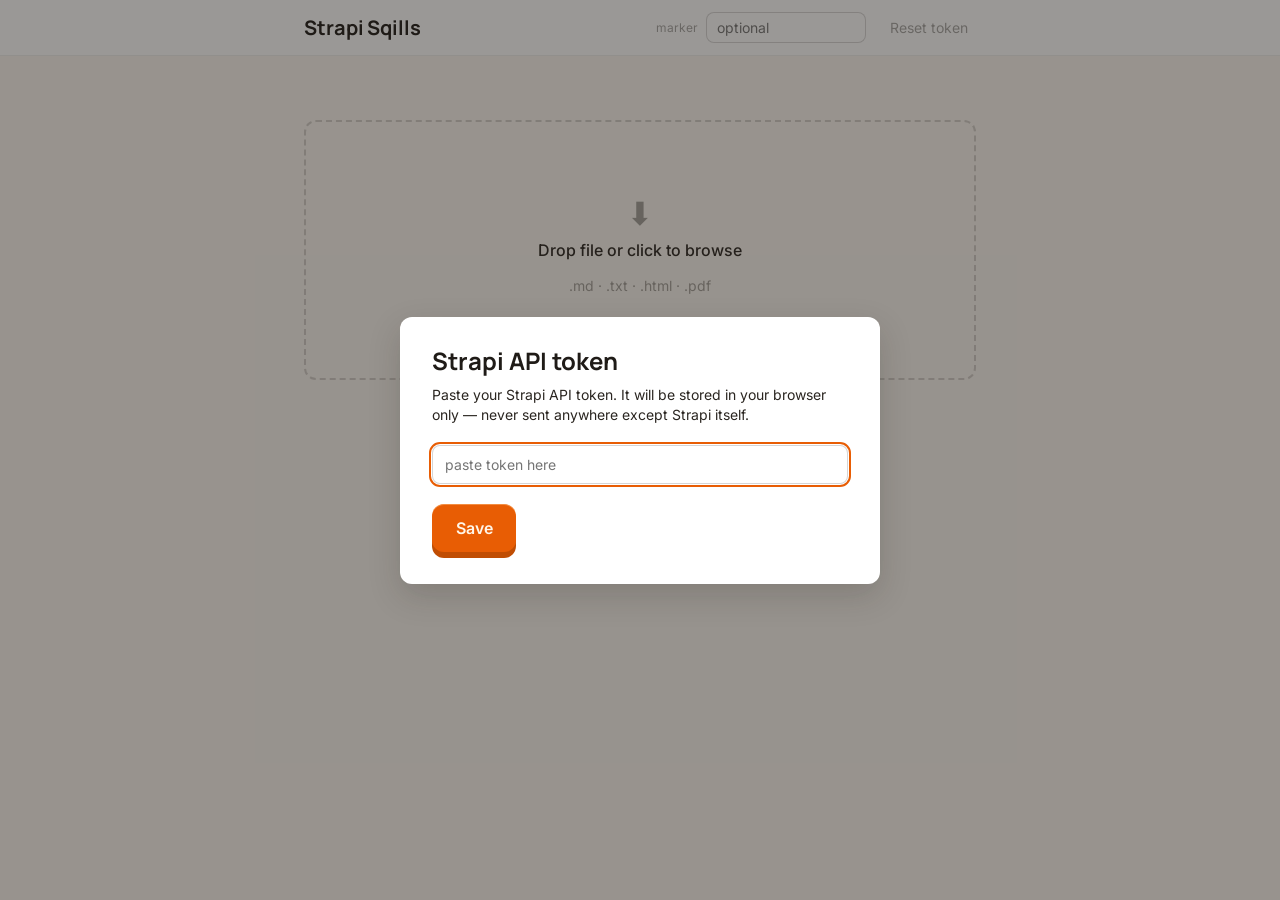
<file: index.html>
<!DOCTYPE html>
<html lang="en">
<head>
  <meta charset="UTF-8">
  <meta name="viewport" content="width=device-width, initial-scale=1.0">
  <title>Strapi Sqills</title>
  <link rel="preconnect" href="https://fonts.googleapis.com">
  <link rel="preconnect" href="https://fonts.gstatic.com" crossorigin>
  <link href="https://fonts.googleapis.com/css2?family=Manrope:wght@600;700;800&family=Inter:wght@400;500;600&display=swap" rel="stylesheet">
  <link rel="stylesheet" href="styles.css">
</head>
<body>
  <header class="topbar">
    <div class="topbar__inner">
      <span class="topbar__title">Strapi Sqills</span>
      <div class="topbar__controls">
        <label class="marker-field">
          <span class="marker-field__label">marker</span>
          <input type="text" id="marker" class="marker-field__input" placeholder="optional" />
        </label>
        <button type="button" id="reset-token" class="ghost-link">Reset token</button>
      </div>
    </div>
  </header>

  <main class="page">
    <div id="dropzone" class="dropzone">
      <input type="file" id="file-input" class="dropzone__input" accept=".md,.txt,.html,.pdf" hidden />
      <label for="file-input" class="dropzone__label">
        <span class="dropzone__icon">⬇</span>
        <span class="dropzone__primary">Drop file or click to browse</span>
        <span class="dropzone__secondary">.md · .txt · .html · .pdf</span>
      </label>
    </div>
    <section id="parse-summary" class="parse-summary" hidden></section>
    <button type="button" id="send-btn" class="btn-primary btn-primary--inactive" disabled>
      <span id="send-icon" class="send-icon" hidden>✦</span>
      <span id="send-label">Send to Strapi</span>
      <span id="send-spinner" class="send-spinner" hidden></span>
    </button>
    <section id="result-panel" class="result-panel" hidden></section>
  </main>

<div id="token-modal" class="modal" hidden>
  <div class="modal__backdrop"></div>
  <div class="modal__panel" role="dialog" aria-labelledby="token-modal-title">
    <h2 id="token-modal-title" class="modal__title">Strapi API token</h2>
    <p class="modal__body">Paste your Strapi API token. It will be stored in your browser only — never sent anywhere except Strapi itself.</p>
    <input type="password" id="token-input" class="modal__input" autocomplete="off" placeholder="paste token here" />
    <p class="modal__error" id="token-error" hidden>Please paste a token.</p>
    <button type="button" id="token-save" class="btn-primary">Save</button>
  </div>
</div>

<script type="module" src="js/main.js"></script>
</body>
</html>
</file>
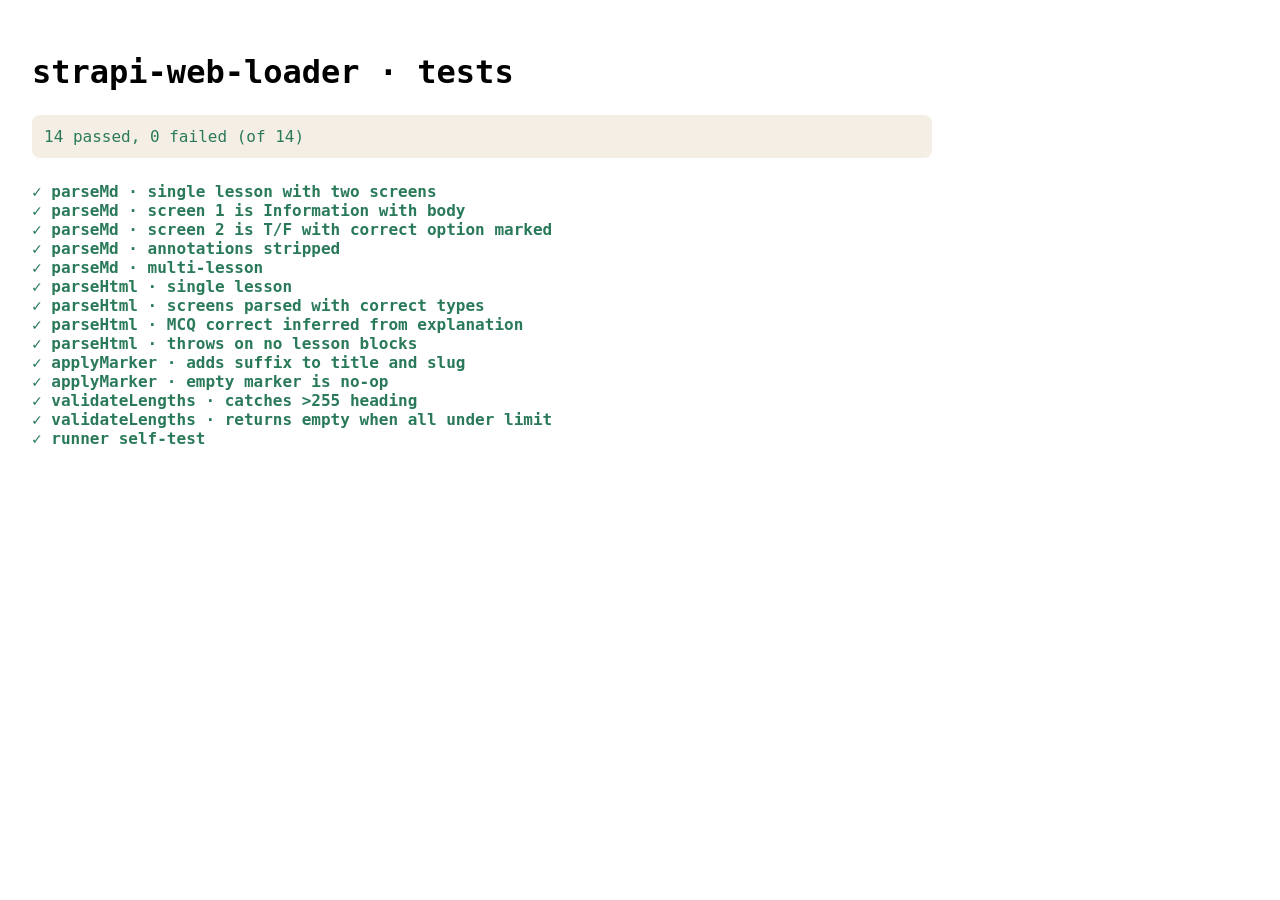
<file: tests/index.html>
<!DOCTYPE html>
<html lang="en">
<head>
  <meta charset="UTF-8">
  <title>strapi-web-loader · tests</title>
  <style>
    body { font-family: ui-monospace, monospace; padding: 24px; max-width: 900px; }
    .ok { color: #2A7A5A; }
    .fail { color: #B82323; }
    .summary { margin: 24px 0; padding: 12px; background: #F4EEE5; border-radius: 8px; }
    pre { background: #1F1B17; color: #FAF6F0; padding: 12px; border-radius: 8px; overflow: auto; }
  </style>
</head>
<body>
  <h1>strapi-web-loader · tests</h1>
  <div id="summary" class="summary">running…</div>
  <div id="results"></div>
  <script type="module" src="tests.js"></script>
</body>
</html>
</file>
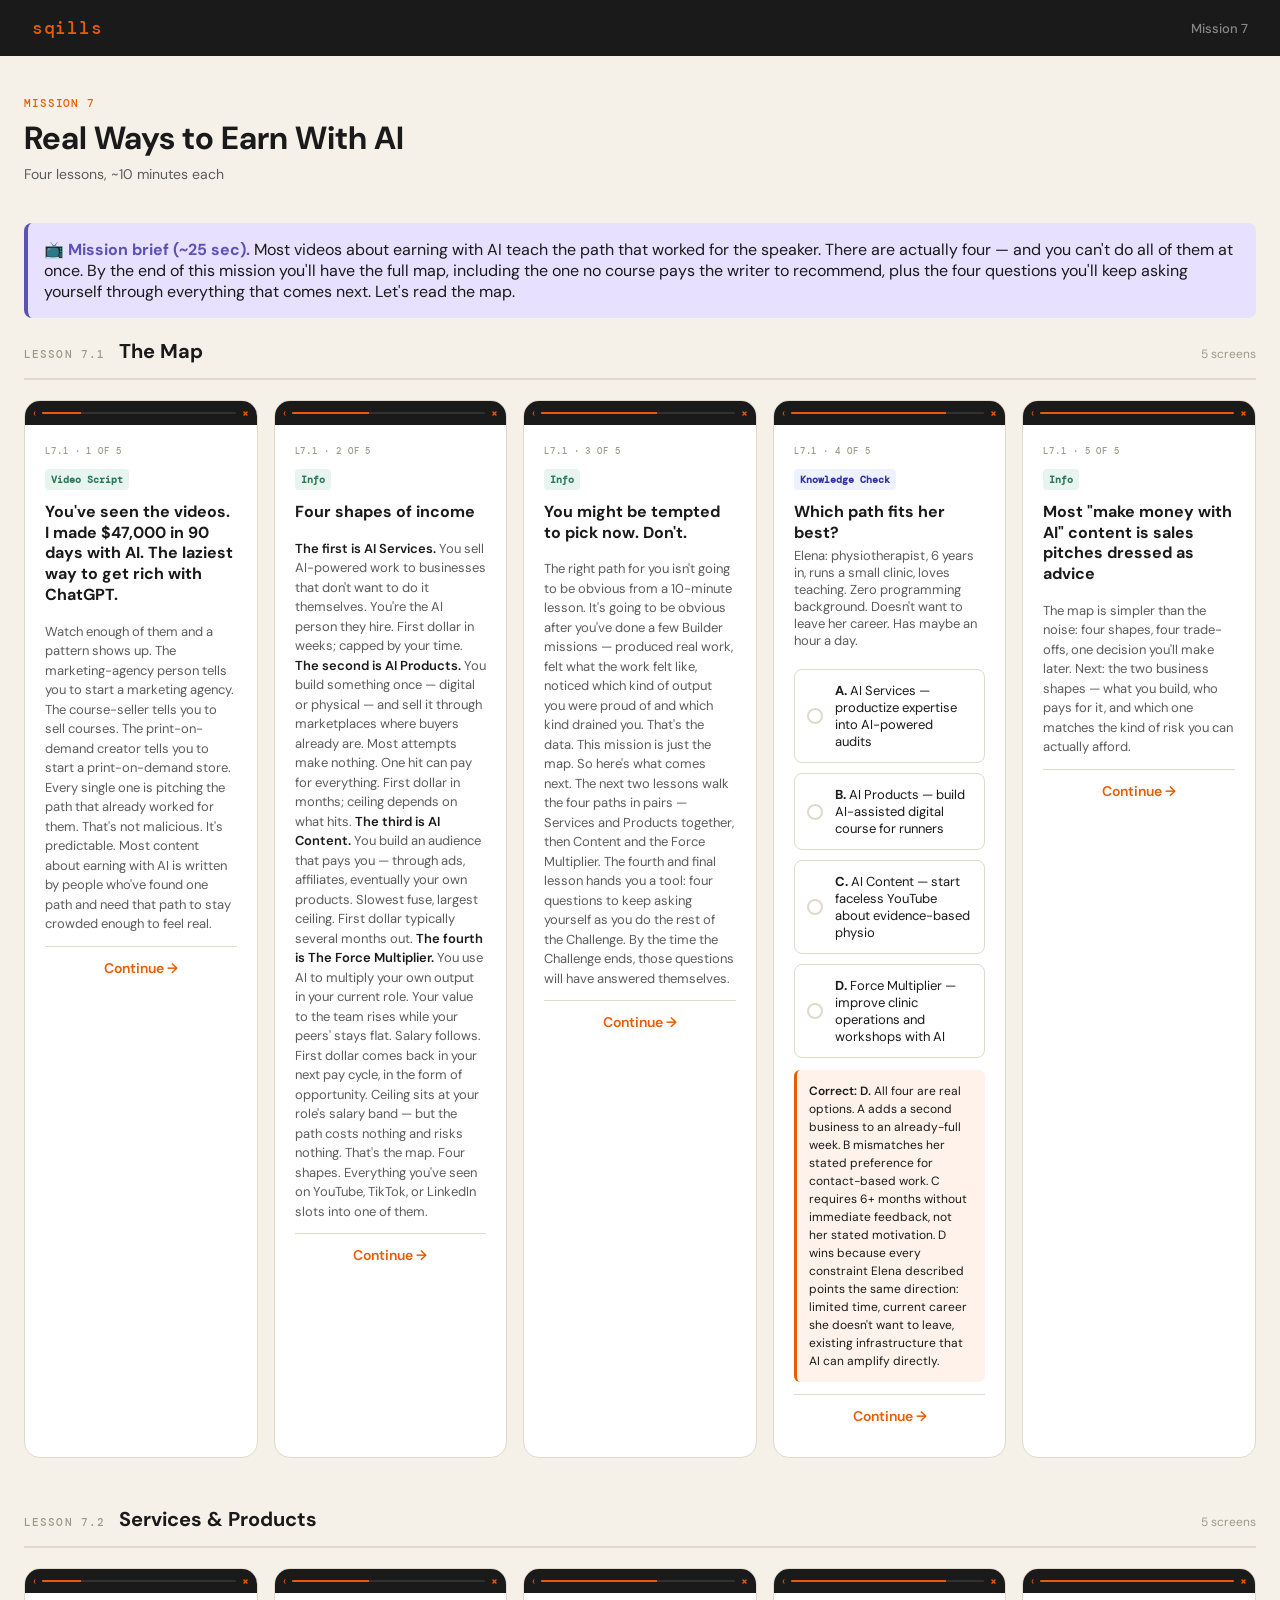
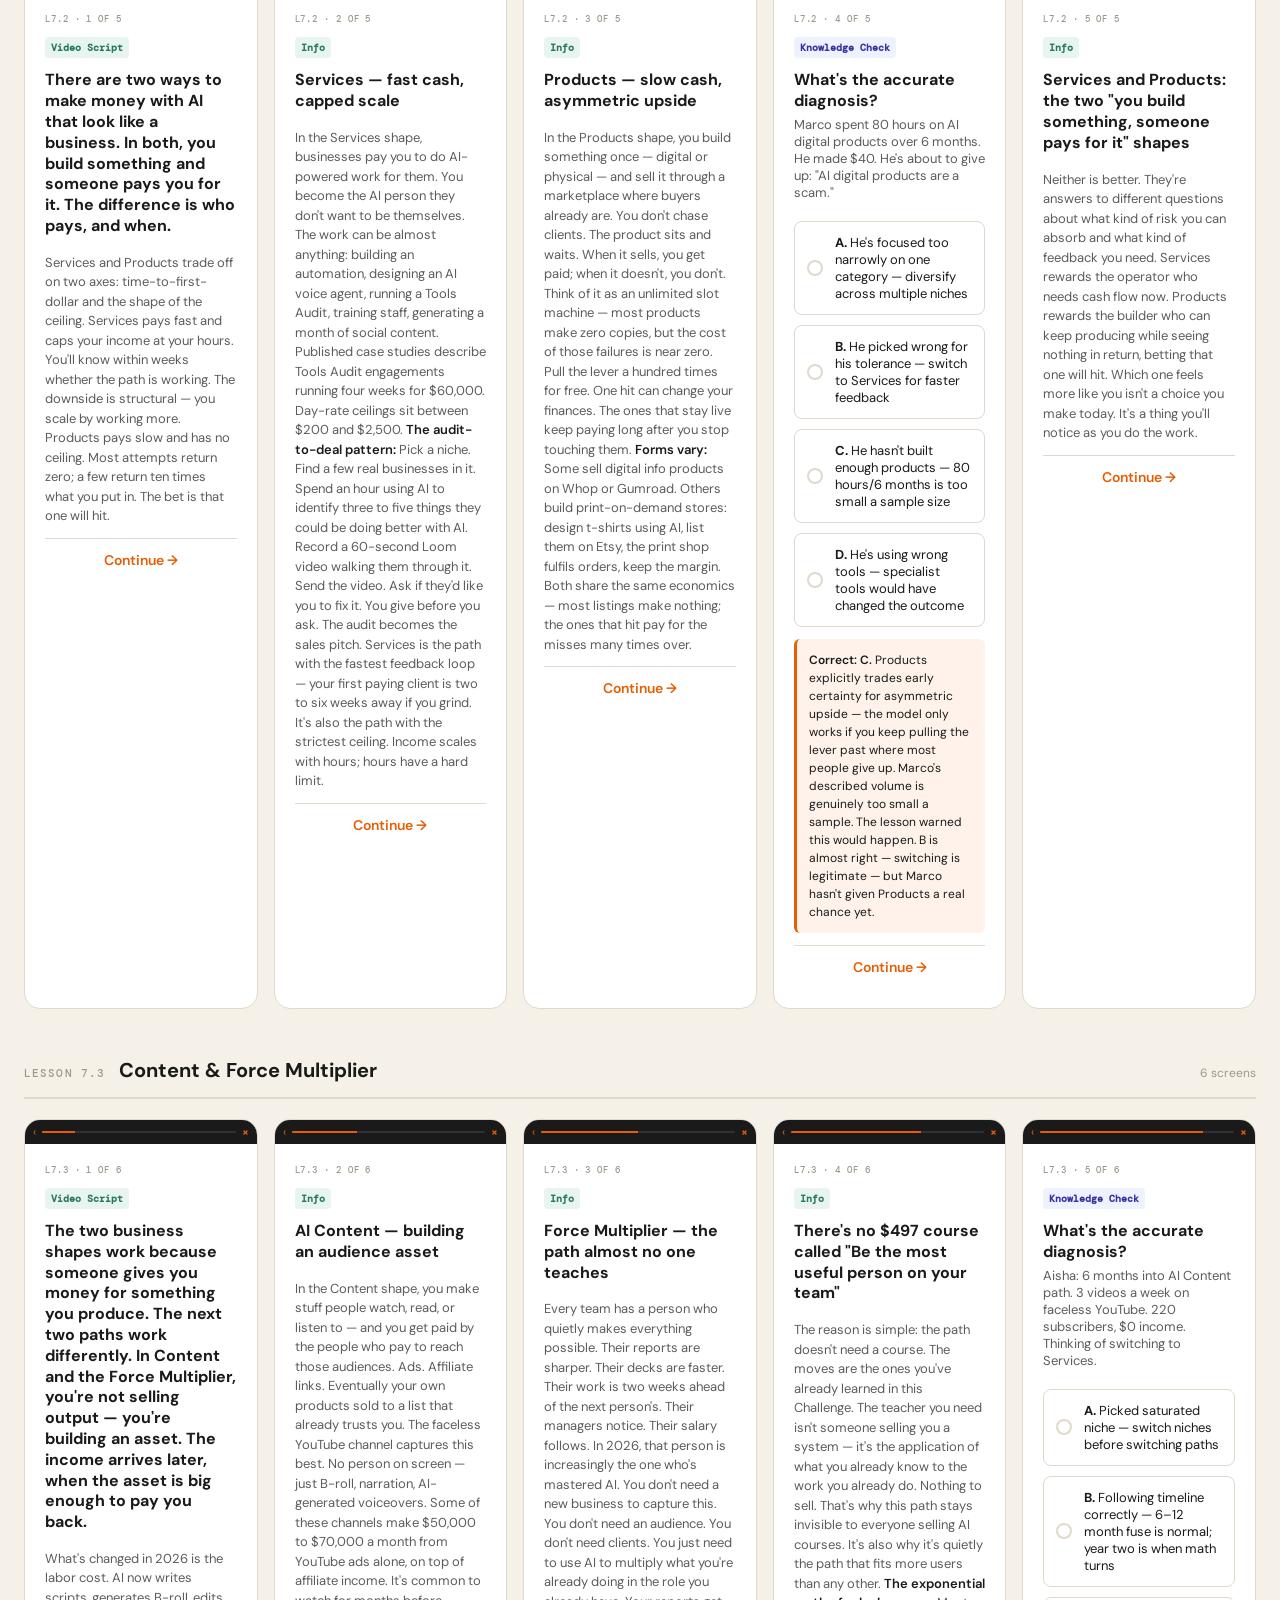
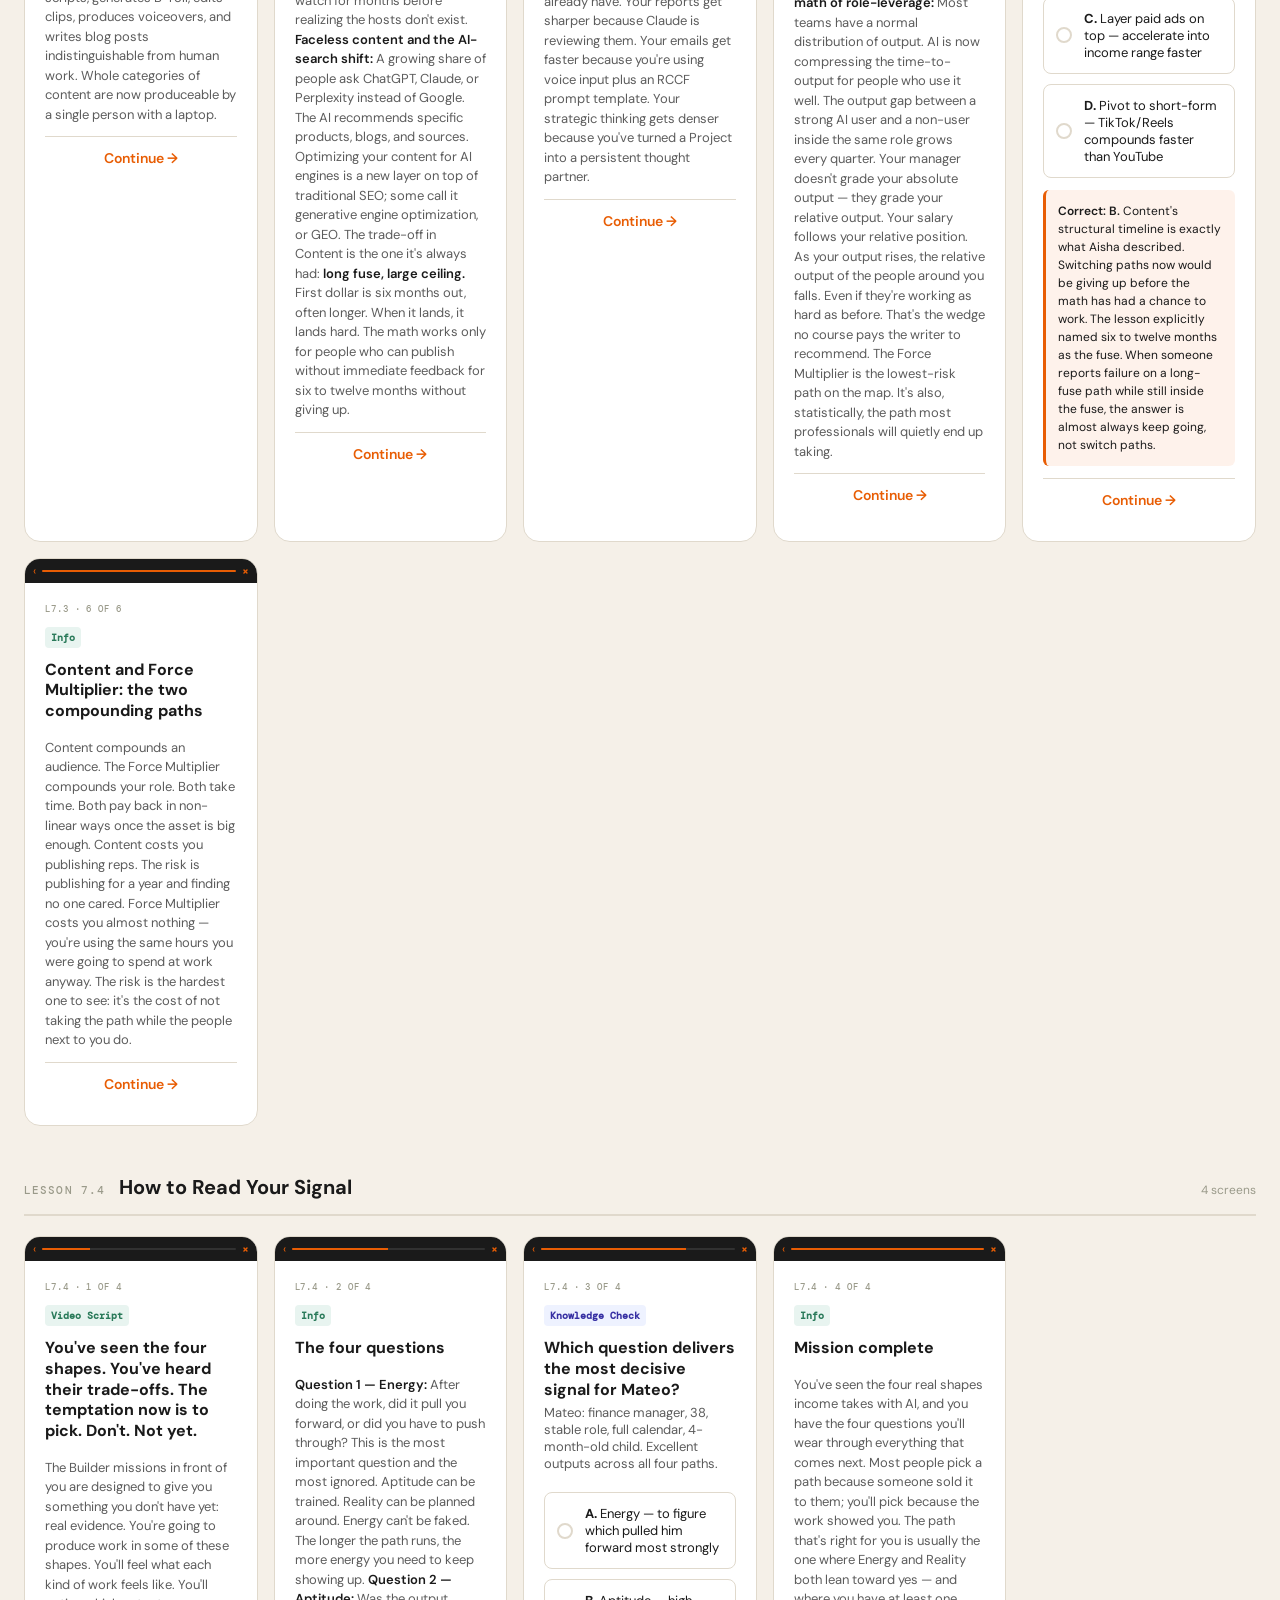
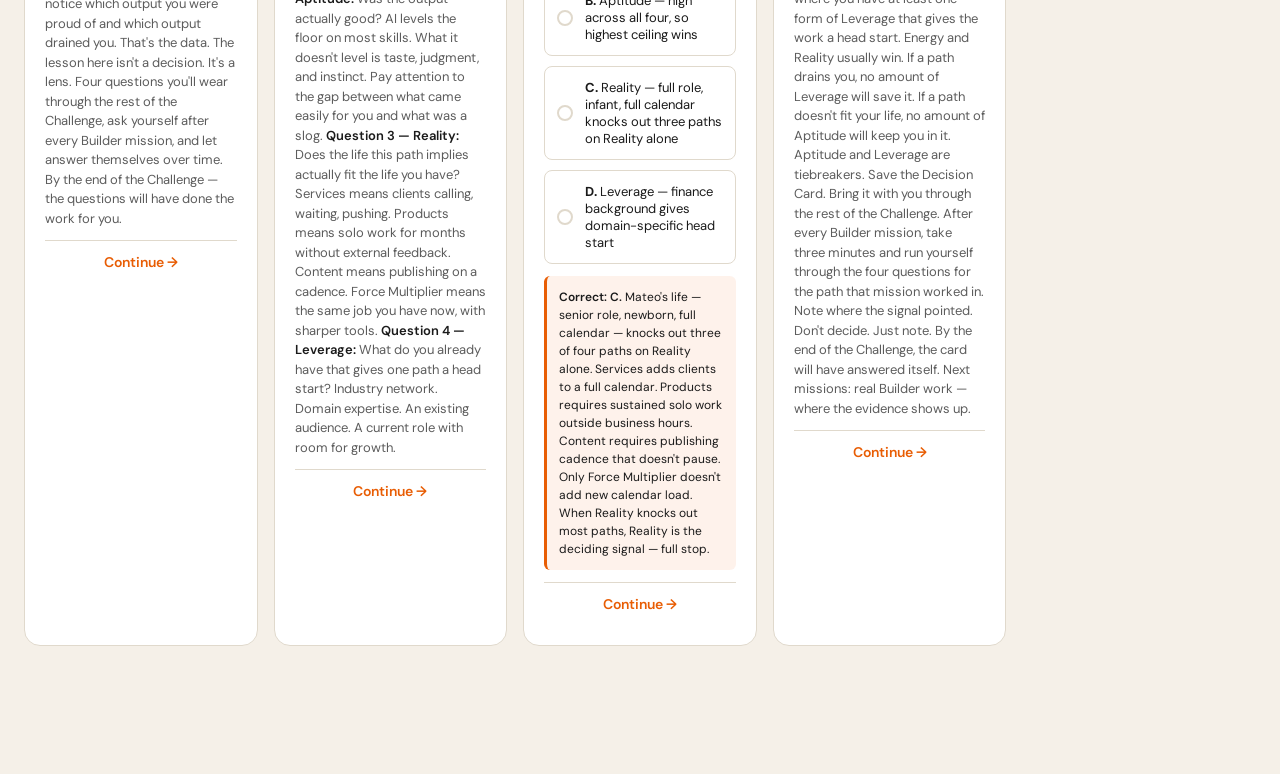
<file: samples/mission-multi.html>
<html lang="en"><head>
<meta charset="UTF-8">
<meta name="viewport" content="width=device-width, initial-scale=1.0">
<title>Mission 7 — Real Ways to Earn With AI · sqills</title>
<link href="https://fonts.googleapis.com/css2?family=DM+Sans:wght@400;500;600;700&amp;family=DM+Mono:wght@500&amp;display=swap" rel="stylesheet">
<style>
  :root {
    --orange: #E85D04;
    --orange-light: #FF8C42;
    --bg: #F5F0E8;
    --card-bg: #FFFFFF;
    --dark: #1A1A1A;
    --mid: #5C5C5C;
    --light: #9A9A8A;
    --border: #E0D9CC;
    --tag-info: #E8F4F0;
    --tag-info-text: #2A7A5A;
    --tag-opinion: #FFF3E0;
    --tag-opinion-text: #B45309;
    --tag-knowledge: #EEF2FF;
    --tag-knowledge-text: #3730A3;
    --tag-aibox: #FDF2F8;
    --tag-aibox-text: #9D174D;
    --tag-congrats: #1A1A1A;
    --tag-congrats-text: #E85D04;
    --radius: 16px;
    --radius-sm: 10px;
  }
  * { box-sizing: border-box; margin: 0; padding: 0; }
  body { font-family: 'DM Sans', sans-serif; background: var(--bg); color: var(--dark); min-height: 100vh; }

  /* TOP NAV */
  .top-nav { background: var(--dark); padding: 16px 32px; display: flex; align-items: center; justify-content: space-between; position: sticky; top: 0; z-index: 100; }
  .logo { font-family: 'DM Mono', monospace; color: var(--orange); font-size: 18px; font-weight: 500; letter-spacing: 0.04em; }
  .mission-label { color: #888; font-size: 13px; font-weight: 500; }

  /* LAYOUT */
  .container { max-width: 1400px; margin: 0 auto; padding: 40px 24px 80px; }
  .mission-header { margin-bottom: 40px; }
  .mission-tag { display: inline-block; font-family: 'DM Mono', monospace; font-size: 11px; font-weight: 500; color: var(--orange); letter-spacing: 0.08em; text-transform: uppercase; margin-bottom: 10px; }
  .mission-title { font-size: 32px; font-weight: 700; color: var(--dark); line-height: 1.15; margin-bottom: 8px; }
  .mission-meta { color: var(--mid); font-size: 14px; }

  /* LESSON */
  .lesson { margin-bottom: 48px; }
  .lesson-header { display: flex; align-items: baseline; gap: 14px; margin-bottom: 20px; padding-bottom: 14px; border-bottom: 2px solid var(--border); }
  .lesson-number { font-family: 'DM Mono', monospace; font-size: 11px; font-weight: 500; color: var(--light); letter-spacing: 0.1em; text-transform: uppercase; white-space: nowrap; }
  .lesson-title { font-size: 20px; font-weight: 700; color: var(--dark); }
  .lesson-meta { margin-left: auto; font-size: 12px; color: var(--light); white-space: nowrap; }

  /* GRID */
  .screens-grid { display: grid; grid-template-columns: repeat(5, minmax(0, 1fr)); gap: 16px; }

  /* SCREEN CARD */
  .screen-card { background: var(--card-bg); border-radius: var(--radius); border: 1.5px solid var(--border); overflow: hidden; display: flex; flex-direction: column; transition: box-shadow 0.15s ease, opacity 0.2s ease; position: relative; }
  .screen-card:hover { box-shadow: 0 4px 20px rgba(0,0,0,0.08); }
  .screen-card.dragging { opacity: 0.5; }
  .screen-card.drag-over { border-color: var(--orange); background-color: #FFFAF4; }

  /* PHONE CHROME */
  .phone-chrome { background: var(--dark); height: 24px; display: flex; flex-direction: column; }
  .chrome-bar { display: flex; align-items: center; justify-content: space-between; padding: 4px 8px; color: var(--light); font-size: 10px; flex: 1; }
  .chrome-back { cursor: pointer; color: var(--orange); font-size: 12px; }
  .chrome-progress { flex: 1; height: 2px; background: rgba(255,255,255,0.1); margin: 0 6px; border-radius: 1px; overflow: hidden; }
  .chrome-progress-fill { height: 100%; background: var(--orange); width: 0%; }
  .chrome-close { cursor: pointer; color: var(--orange); font-size: 12px; font-weight: bold; }

  /* SCREEN CONTENT */
  .screen-content { padding: 20px; flex: 1; display: flex; flex-direction: column; gap: 12px; }
  .screen-number { font-family: 'DM Mono', monospace; font-size: 9px; font-weight: 500; color: var(--light); letter-spacing: 0.1em; text-transform: uppercase; }
  .screen-type-tag { display: inline-block; font-family: 'DM Mono', monospace; font-size: 10px; font-weight: 600; padding: 4px 6px; border-radius: 4px; width: fit-content; }
  .tag-info { background: var(--tag-info); color: var(--tag-info-text); }
  .tag-opinion { background: var(--tag-opinion); color: var(--tag-opinion-text); }
  .tag-knowledge { background: var(--tag-knowledge); color: var(--tag-knowledge-text); }
  .tag-aibox { background: var(--tag-aibox); color: var(--tag-aibox-text); }
  .tag-congrats { background: var(--tag-congrats); color: var(--tag-congrats-text); }

  /* HEADING BLOCK */
  .heading-block { }
  .screen-heading { font-size: 16px; font-weight: 700; color: var(--dark); margin-bottom: 4px; line-height: 1.3; }
  .screen-subheading { font-size: 13px; color: var(--mid); margin-bottom: 8px; }

  /* SCREEN BODY */
  .screen-body { font-size: 13px; line-height: 1.5; color: var(--mid); }
  .screen-body p { margin-bottom: 12px; }
  .screen-body p:last-child { margin-bottom: 0; }
  .screen-body strong { color: var(--dark); font-weight: 600; }

  /* OPTIONS LIST */
  .options-list { display: flex; flex-direction: column; gap: 10px; }
  .option-tile { display: flex; align-items: flex-start; gap: 10px; padding: 12px; border: 1.5px solid var(--border); border-radius: 8px; cursor: pointer; transition: all 0.15s ease; }
  .option-tile:hover { border-color: var(--orange); background: rgba(232,93,4,0.03); }
  .option-tile span { font-size: 13px; color: var(--dark); line-height: 1.4; flex: 1; }
  .option-radio { width: 16px; height: 16px; border: 2px solid var(--border); border-radius: 50%; flex-shrink: 0; margin-top: 2px; }
  .option-tile:hover .option-radio { border-color: var(--orange); }

  /* MCQ TILES */
  .mcq-tiles { display: flex; flex-direction: column; gap: 10px; }
  .mcq-tile { display: flex; align-items: center; gap: 12px; padding: 12px; border: 1.5px solid var(--border); border-radius: 8px; cursor: pointer; transition: all 0.15s ease; }
  .mcq-tile:hover { border-color: var(--orange); background: rgba(232,93,4,0.03); }
  .mcq-tile span { font-size: 13px; color: var(--dark); flex: 1; }
  .mcq-radio { width: 16px; height: 16px; border: 2px solid var(--border); border-radius: 50%; }
  .mcq-tile:hover .mcq-radio { border-color: var(--orange); }

  /* EXPLANATION BLOCK */
  .explanation-block { background: rgba(232,93,4,0.08); border-left: 3px solid var(--orange); padding: 12px; border-radius: 6px; font-size: 12px; line-height: 1.5; color: var(--dark); }
  .explanation-block strong { color: var(--dark); font-weight: 600; }

  /* CONGRATS CARD */
  .congrats-card { background: var(--dark); color: var(--orange); padding: 24px; text-align: center; }
  .congrats-eyebrow { font-family: 'DM Mono', monospace; font-size: 11px; font-weight: 500; letter-spacing: 0.08em; margin-bottom: 12px; opacity: 0.8; }
  .congrats-statement { font-size: 18px; font-weight: 600; line-height: 1.4; }
  .stars-row { text-align: center; padding: 16px 0; font-size: 20px; letter-spacing: 4px; color: var(--orange); }
  .continue-btn { text-align: center; padding: 12px; font-size: 14px; color: var(--orange); font-weight: 600; cursor: pointer; border-top: 1.5px solid var(--border); }

  /* MISSION BRIEF BOX */
  .mission-brief-box { background: #E8E0FF; border-left: 4px solid #5B52B5; padding: 16px; border-radius: 8px; margin-bottom: 20px; }
  .mission-brief-box strong { color: #5B52B5; }
</style>
</head>
<body>

<div class="top-nav">
  <span class="logo">sqills</span>
  <span class="mission-label">Mission 7</span>
</div>

<div class="container">

  <div class="mission-header">
    <span class="mission-tag">Mission 7</span>
    <h1 class="mission-title">Real Ways to Earn With AI</h1>
    <p class="mission-meta">Four lessons, ~10 minutes each</p>
  </div>

  <div class="mission-brief-box">
    <strong>📺 Mission brief (~25 sec).</strong> Most videos about earning with AI teach the path that worked for the speaker. There are actually four — and you can't do all of them at once. By the end of this mission you'll have the full map, including the one no course pays the writer to recommend, plus the four questions you'll keep asking yourself through everything that comes next. Let's read the map.
  </div>

  <!-- LESSON 7.1 -->
  <div class="lesson">
    <div class="lesson-header">
      <span class="lesson-number">Lesson 7.1</span>
      <span class="lesson-title">The Map</span>
      <span class="lesson-meta">5 screens</span>
    </div>
    <div class="screens-grid">

      <!-- L7.1 S1 — VIDEO SCRIPT: The Map -->
      <div class="screen-card">
        <div class="phone-chrome"><div class="chrome-bar"><div class="chrome-back">‹</div><div class="chrome-progress"><div class="chrome-progress-fill" style="width:20%"></div></div><div class="chrome-close">×</div></div></div>
        <div class="screen-content">
          <div class="screen-number">L7.1 · 1 of 5</div>
          <span class="screen-type-tag tag-info">Video Script</span>
          <div class="heading-block">
            <div class="screen-heading">You've seen the videos. I made $47,000 in 90 days with AI. The laziest way to get rich with ChatGPT.</div>
          </div>
          <div class="screen-body">Watch enough of them and a pattern shows up. The marketing-agency person tells you to start a marketing agency. The course-seller tells you to sell courses. The print-on-demand creator tells you to start a print-on-demand store. Every single one is pitching the path that already worked for them.

That's not malicious. It's predictable. Most content about earning with AI is written by people who've found one path and need that path to stay crowded enough to feel real.</div>
          <div class="continue-btn">Continue →</div>
        </div>
      </div>

      <!-- L7.1 S2 — INFO: Underneath the Noise, Four Shapes -->
      <div class="screen-card">
        <div class="phone-chrome"><div class="chrome-bar"><div class="chrome-back">‹</div><div class="chrome-progress"><div class="chrome-progress-fill" style="width:40%"></div></div><div class="chrome-close">×</div></div></div>
        <div class="screen-content">
          <div class="screen-number">L7.1 · 2 of 5</div>
          <span class="screen-type-tag tag-info">Info</span>
          <div class="heading-block">
            <div class="screen-heading">Four shapes of income</div>
          </div>
          <div class="screen-body"><strong>The first is AI Services.</strong> You sell AI-powered work to businesses that don't want to do it themselves. You're the AI person they hire. First dollar in weeks; capped by your time.

<strong>The second is AI Products.</strong> You build something once — digital or physical — and sell it through marketplaces where buyers already are. Most attempts make nothing. One hit can pay for everything. First dollar in months; ceiling depends on what hits.

<strong>The third is AI Content.</strong> You build an audience that pays you — through ads, affiliates, eventually your own products. Slowest fuse, largest ceiling. First dollar typically several months out.

<strong>The fourth is The Force Multiplier.</strong> You use AI to multiply your own output in your current role. Your value to the team rises while your peers' stays flat. Salary follows. First dollar comes back in your next pay cycle, in the form of opportunity. Ceiling sits at your role's salary band — but the path costs nothing and risks nothing.

That's the map. Four shapes. Everything you've seen on YouTube, TikTok, or LinkedIn slots into one of them.</div>
          <div class="continue-btn">Continue →</div>
        </div>
      </div>

      <!-- L7.1 S3 — INFO: Why This Isn't a Quiz -->
      <div class="screen-card">
        <div class="phone-chrome"><div class="chrome-bar"><div class="chrome-back">‹</div><div class="chrome-progress"><div class="chrome-progress-fill" style="width:60%"></div></div><div class="chrome-close">×</div></div></div>
        <div class="screen-content">
          <div class="screen-number">L7.1 · 3 of 5</div>
          <span class="screen-type-tag tag-info">Info</span>
          <div class="heading-block">
            <div class="screen-heading">You might be tempted to pick now. Don't.</div>
          </div>
          <div class="screen-body">The right path for you isn't going to be obvious from a 10-minute lesson. It's going to be obvious after you've done a few Builder missions — produced real work, felt what the work felt like, noticed which kind of output you were proud of and which kind drained you. That's the data. This mission is just the map.

So here's what comes next. The next two lessons walk the four paths in pairs — Services and Products together, then Content and the Force Multiplier. The fourth and final lesson hands you a tool: four questions to keep asking yourself as you do the rest of the Challenge. By the time the Challenge ends, those questions will have answered themselves.</div>
          <div class="continue-btn">Continue →</div>
        </div>
      </div>

      <!-- L7.1 S4 — KNOWLEDGE: Scenario Q1 -->
      <div class="screen-card">
        <div class="phone-chrome"><div class="chrome-bar"><div class="chrome-back">‹</div><div class="chrome-progress"><div class="chrome-progress-fill" style="width:80%"></div></div><div class="chrome-close">×</div></div></div>
        <div class="screen-content">
          <div class="screen-number">L7.1 · 4 of 5</div>
          <span class="screen-type-tag tag-knowledge">Knowledge Check</span>
          <div class="heading-block">
            <div class="screen-heading">Which path fits her best?</div>
            <div class="screen-subheading">Elena: physiotherapist, 6 years in, runs a small clinic, loves teaching. Zero programming background. Doesn't want to leave her career. Has maybe an hour a day.</div>
          </div>
          <div class="mcq-tiles">
            <div class="mcq-tile">
              <div class="mcq-radio"></div>
              <span><strong>A.</strong> AI Services — productize expertise into AI-powered audits</span>
            </div>
            <div class="mcq-tile">
              <div class="mcq-radio"></div>
              <span><strong>B.</strong> AI Products — build AI-assisted digital course for runners</span>
            </div>
            <div class="mcq-tile">
              <div class="mcq-radio"></div>
              <span><strong>C.</strong> AI Content — start faceless YouTube about evidence-based physio</span>
            </div>
            <div class="mcq-tile">
              <div class="mcq-radio"></div>
              <span><strong>D.</strong> Force Multiplier — improve clinic operations and workshops with AI</span>
            </div>
          </div>
          <div class="explanation-block"><strong>Correct: D.</strong> All four are real options. A adds a second business to an already-full week. B mismatches her stated preference for contact-based work. C requires 6+ months without immediate feedback, not her stated motivation. D wins because every constraint Elena described points the same direction: limited time, current career she doesn't want to leave, existing infrastructure that AI can amplify directly.</div>
          <div class="continue-btn">Continue →</div>
        </div>
      </div>

      <!-- L7.1 S5 — CLOSING -->
      <div class="screen-card">
        <div class="phone-chrome"><div class="chrome-bar"><div class="chrome-back">‹</div><div class="chrome-progress"><div class="chrome-progress-fill" style="width:100%"></div></div><div class="chrome-close">×</div></div></div>
        <div class="screen-content">
          <div class="screen-number">L7.1 · 5 of 5</div>
          <span class="screen-type-tag tag-info">Info</span>
          <div class="heading-block">
            <div class="screen-heading">Most "make money with AI" content is sales pitches dressed as advice</div>
          </div>
          <div class="screen-body">The map is simpler than the noise: four shapes, four trade-offs, one decision you'll make later. Next: the two business shapes — what you build, who pays for it, and which one matches the kind of risk you can actually afford.</div>
          <div class="continue-btn">Continue →</div>
        </div>
      </div>

    </div>
  </div><!-- /L7.1 -->

  <!-- LESSON 7.2 -->
  <div class="lesson">
    <div class="lesson-header">
      <span class="lesson-number">Lesson 7.2</span>
      <span class="lesson-title">Services & Products</span>
      <span class="lesson-meta">5 screens</span>
    </div>
    <div class="screens-grid">

      <!-- L7.2 S1 — VIDEO SCRIPT -->
      <div class="screen-card">
        <div class="phone-chrome"><div class="chrome-bar"><div class="chrome-back">‹</div><div class="chrome-progress"><div class="chrome-progress-fill" style="width:20%"></div></div><div class="chrome-close">×</div></div></div>
        <div class="screen-content">
          <div class="screen-number">L7.2 · 1 of 5</div>
          <span class="screen-type-tag tag-info">Video Script</span>
          <div class="heading-block">
            <div class="screen-heading">There are two ways to make money with AI that look like a business. In both, you build something and someone pays you for it. The difference is who pays, and when.</div>
          </div>
          <div class="screen-body">Services and Products trade off on two axes: time-to-first-dollar and the shape of the ceiling.

Services pays fast and caps your income at your hours. You'll know within weeks whether the path is working. The downside is structural — you scale by working more.

Products pays slow and has no ceiling. Most attempts return zero; a few return ten times what you put in. The bet is that one will hit.</div>
          <div class="continue-btn">Continue →</div>
        </div>
      </div>

      <!-- L7.2 S2 — INFO: Services — Fast Cash, Capped Scale -->
      <div class="screen-card">
        <div class="phone-chrome"><div class="chrome-bar"><div class="chrome-back">‹</div><div class="chrome-progress"><div class="chrome-progress-fill" style="width:40%"></div></div><div class="chrome-close">×</div></div></div>
        <div class="screen-content">
          <div class="screen-number">L7.2 · 2 of 5</div>
          <span class="screen-type-tag tag-info">Info</span>
          <div class="heading-block">
            <div class="screen-heading">Services — fast cash, capped scale</div>
          </div>
          <div class="screen-body">In the Services shape, businesses pay you to do AI-powered work for them. You become the AI person they don't want to be themselves. The work can be almost anything: building an automation, designing an AI voice agent, running a Tools Audit, training staff, generating a month of social content.

Published case studies describe Tools Audit engagements running four weeks for $60,000. Day-rate ceilings sit between $200 and $2,500.

<strong>The audit-to-deal pattern:</strong> Pick a niche. Find a few real businesses in it. Spend an hour using AI to identify three to five things they could be doing better with AI. Record a 60-second Loom video walking them through it. Send the video. Ask if they'd like you to fix it.

You give before you ask. The audit becomes the sales pitch. Services is the path with the fastest feedback loop — your first paying client is two to six weeks away if you grind. It's also the path with the strictest ceiling. Income scales with hours; hours have a hard limit.</div>
          <div class="continue-btn">Continue →</div>
        </div>
      </div>

      <!-- L7.2 S3 — INFO: Products — Slow Cash, Asymmetric Upside -->
      <div class="screen-card">
        <div class="phone-chrome"><div class="chrome-bar"><div class="chrome-back">‹</div><div class="chrome-progress"><div class="chrome-progress-fill" style="width:60%"></div></div><div class="chrome-close">×</div></div></div>
        <div class="screen-content">
          <div class="screen-number">L7.2 · 3 of 5</div>
          <span class="screen-type-tag tag-info">Info</span>
          <div class="heading-block">
            <div class="screen-heading">Products — slow cash, asymmetric upside</div>
          </div>
          <div class="screen-body">In the Products shape, you build something once — digital or physical — and sell it through a marketplace where buyers already are. You don't chase clients. The product sits and waits. When it sells, you get paid; when it doesn't, you don't.

Think of it as an unlimited slot machine — most products make zero copies, but the cost of those failures is near zero. Pull the lever a hundred times for free. One hit can change your finances. The ones that stay live keep paying long after you stop touching them.

<strong>Forms vary:</strong> Some sell digital info products on Whop or Gumroad. Others build print-on-demand stores: design t-shirts using AI, list them on Etsy, the print shop fulfils orders, keep the margin. Both share the same economics — most listings make nothing; the ones that hit pay for the misses many times over.</div>
          <div class="continue-btn">Continue →</div>
        </div>
      </div>

      <!-- L7.2 S4 — KNOWLEDGE: Scenario Q2 -->
      <div class="screen-card">
        <div class="phone-chrome"><div class="chrome-bar"><div class="chrome-back">‹</div><div class="chrome-progress"><div class="chrome-progress-fill" style="width:80%"></div></div><div class="chrome-close">×</div></div></div>
        <div class="screen-content">
          <div class="screen-number">L7.2 · 4 of 5</div>
          <span class="screen-type-tag tag-knowledge">Knowledge Check</span>
          <div class="heading-block">
            <div class="screen-heading">What's the accurate diagnosis?</div>
            <div class="screen-subheading">Marco spent 80 hours on AI digital products over 6 months. He made $40. He's about to give up: "AI digital products are a scam."</div>
          </div>
          <div class="mcq-tiles">
            <div class="mcq-tile">
              <div class="mcq-radio"></div>
              <span><strong>A.</strong> He's focused too narrowly on one category — diversify across multiple niches</span>
            </div>
            <div class="mcq-tile">
              <div class="mcq-radio"></div>
              <span><strong>B.</strong> He picked wrong for his tolerance — switch to Services for faster feedback</span>
            </div>
            <div class="mcq-tile">
              <div class="mcq-radio"></div>
              <span><strong>C.</strong> He hasn't built enough products — 80 hours/6 months is too small a sample size</span>
            </div>
            <div class="mcq-tile">
              <div class="mcq-radio"></div>
              <span><strong>D.</strong> He's using wrong tools — specialist tools would have changed the outcome</span>
            </div>
          </div>
          <div class="explanation-block"><strong>Correct: C.</strong> Products explicitly trades early certainty for asymmetric upside — the model only works if you keep pulling the lever past where most people give up. Marco's described volume is genuinely too small a sample. The lesson warned this would happen. B is almost right — switching is legitimate — but Marco hasn't given Products a real chance yet.</div>
          <div class="continue-btn">Continue →</div>
        </div>
      </div>

      <!-- L7.2 S5 — CLOSING -->
      <div class="screen-card">
        <div class="phone-chrome"><div class="chrome-bar"><div class="chrome-back">‹</div><div class="chrome-progress"><div class="chrome-progress-fill" style="width:100%"></div></div><div class="chrome-close">×</div></div></div>
        <div class="screen-content">
          <div class="screen-number">L7.2 · 5 of 5</div>
          <span class="screen-type-tag tag-info">Info</span>
          <div class="heading-block">
            <div class="screen-heading">Services and Products: the two "you build something, someone pays for it" shapes</div>
          </div>
          <div class="screen-body">Neither is better. They're answers to different questions about what kind of risk you can absorb and what kind of feedback you need. Services rewards the operator who needs cash flow now. Products rewards the builder who can keep producing while seeing nothing in return, betting that one will hit.

Which one feels more like you isn't a choice you make today. It's a thing you'll notice as you do the work.</div>
          <div class="continue-btn">Continue →</div>
        </div>
      </div>

    </div>
  </div><!-- /L7.2 -->

  <!-- LESSON 7.3 -->
  <div class="lesson">
    <div class="lesson-header">
      <span class="lesson-number">Lesson 7.3</span>
      <span class="lesson-title">Content & Force Multiplier</span>
      <span class="lesson-meta">6 screens</span>
    </div>
    <div class="screens-grid">

      <!-- L7.3 S1 — VIDEO SCRIPT -->
      <div class="screen-card">
        <div class="phone-chrome"><div class="chrome-bar"><div class="chrome-back">‹</div><div class="chrome-progress"><div class="chrome-progress-fill" style="width:17%"></div></div><div class="chrome-close">×</div></div></div>
        <div class="screen-content">
          <div class="screen-number">L7.3 · 1 of 6</div>
          <span class="screen-type-tag tag-info">Video Script</span>
          <div class="heading-block">
            <div class="screen-heading">The two business shapes work because someone gives you money for something you produce. The next two paths work differently. In Content and the Force Multiplier, you're not selling output — you're building an asset. The income arrives later, when the asset is big enough to pay you back.</div>
          </div>
          <div class="screen-body">What's changed in 2026 is the labor cost. AI now writes scripts, generates B-roll, edits clips, produces voiceovers, and writes blog posts indistinguishable from human work. Whole categories of content are now produceable by a single person with a laptop.</div>
          <div class="continue-btn">Continue →</div>
        </div>
      </div>

      <!-- L7.3 S2 — INFO: AI Content — Building an Audience Asset -->
      <div class="screen-card">
        <div class="phone-chrome"><div class="chrome-bar"><div class="chrome-back">‹</div><div class="chrome-progress"><div class="chrome-progress-fill" style="width:34%"></div></div><div class="chrome-close">×</div></div></div>
        <div class="screen-content">
          <div class="screen-number">L7.3 · 2 of 6</div>
          <span class="screen-type-tag tag-info">Info</span>
          <div class="heading-block">
            <div class="screen-heading">AI Content — building an audience asset</div>
          </div>
          <div class="screen-body">In the Content shape, you make stuff people watch, read, or listen to — and you get paid by the people who pay to reach those audiences. Ads. Affiliate links. Eventually your own products sold to a list that already trusts you.

The faceless YouTube channel captures this best. No person on screen — just B-roll, narration, AI-generated voiceovers. Some of these channels make $50,000 to $70,000 a month from YouTube ads alone, on top of affiliate income. It's common to watch for months before realizing the hosts don't exist.

<strong>Faceless content and the AI-search shift:</strong> A growing share of people ask ChatGPT, Claude, or Perplexity instead of Google. The AI recommends specific products, blogs, and sources. Optimizing your content for AI engines is a new layer on top of traditional SEO; some call it generative engine optimization, or GEO.

The trade-off in Content is the one it's always had: <strong>long fuse, large ceiling.</strong> First dollar is six months out, often longer. When it lands, it lands hard. The math works only for people who can publish without immediate feedback for six to twelve months without giving up.</div>
          <div class="continue-btn">Continue →</div>
        </div>
      </div>

      <!-- L7.3 S3 — INFO: Force Multiplier — Nobody Pitches It -->
      <div class="screen-card">
        <div class="phone-chrome"><div class="chrome-bar"><div class="chrome-back">‹</div><div class="chrome-progress"><div class="chrome-progress-fill" style="width:50%"></div></div><div class="chrome-close">×</div></div></div>
        <div class="screen-content">
          <div class="screen-number">L7.3 · 3 of 6</div>
          <span class="screen-type-tag tag-info">Info</span>
          <div class="heading-block">
            <div class="screen-heading">Force Multiplier — the path almost no one teaches</div>
          </div>
          <div class="screen-body">Every team has a person who quietly makes everything possible. Their reports are sharper. Their decks are faster. Their work is two weeks ahead of the next person's. Their managers notice. Their salary follows.

In 2026, that person is increasingly the one who's mastered AI.

You don't need a new business to capture this. You don't need an audience. You don't need clients. You just need to use AI to multiply what you're already doing in the role you already have. Your reports get sharper because Claude is reviewing them. Your emails get faster because you're using voice input plus an RCCF prompt template. Your strategic thinking gets denser because you've turned a Project into a persistent thought partner.</div>
          <div class="continue-btn">Continue →</div>
        </div>
      </div>

      <!-- L7.3 S4 — INFO: Why Nobody Sells It -->
      <div class="screen-card">
        <div class="phone-chrome"><div class="chrome-bar"><div class="chrome-back">‹</div><div class="chrome-progress"><div class="chrome-progress-fill" style="width:67%"></div></div><div class="chrome-close">×</div></div></div>
        <div class="screen-content">
          <div class="screen-number">L7.3 · 4 of 6</div>
          <span class="screen-type-tag tag-info">Info</span>
          <div class="heading-block">
            <div class="screen-heading">There's no $497 course called "Be the most useful person on your team"</div>
          </div>
          <div class="screen-body">The reason is simple: the path doesn't need a course. The moves are the ones you've already learned in this Challenge. The teacher you need isn't someone selling you a system — it's the application of what you already know to the work you already do. Nothing to sell.

That's why this path stays invisible to everyone selling AI courses. It's also why it's quietly the path that fits more users than any other.

<strong>The exponential math of role-leverage:</strong> Most teams have a normal distribution of output. AI is now compressing the time-to-output for people who use it well. The output gap between a strong AI user and a non-user inside the same role grows every quarter. Your manager doesn't grade your absolute output — they grade your relative output. Your salary follows your relative position. As your output rises, the relative output of the people around you falls. Even if they're working as hard as before.

That's the wedge no course pays the writer to recommend. The Force Multiplier is the lowest-risk path on the map. It's also, statistically, the path most professionals will quietly end up taking.</div>
          <div class="continue-btn">Continue →</div>
        </div>
      </div>

      <!-- L7.3 S5 — KNOWLEDGE: Scenario Q3 -->
      <div class="screen-card">
        <div class="phone-chrome"><div class="chrome-bar"><div class="chrome-back">‹</div><div class="chrome-progress"><div class="chrome-progress-fill" style="width:84%"></div></div><div class="chrome-close">×</div></div></div>
        <div class="screen-content">
          <div class="screen-number">L7.3 · 5 of 6</div>
          <span class="screen-type-tag tag-knowledge">Knowledge Check</span>
          <div class="heading-block">
            <div class="screen-heading">What's the accurate diagnosis?</div>
            <div class="screen-subheading">Aisha: 6 months into AI Content path. 3 videos a week on faceless YouTube. 220 subscribers, $0 income. Thinking of switching to Services.</div>
          </div>
          <div class="mcq-tiles">
            <div class="mcq-tile">
              <div class="mcq-radio"></div>
              <span><strong>A.</strong> Picked saturated niche — switch niches before switching paths</span>
            </div>
            <div class="mcq-tile">
              <div class="mcq-radio"></div>
              <span><strong>B.</strong> Following timeline correctly — 6–12 month fuse is normal; year two is when math turns</span>
            </div>
            <div class="mcq-tile">
              <div class="mcq-radio"></div>
              <span><strong>C.</strong> Layer paid ads on top — accelerate into income range faster</span>
            </div>
            <div class="mcq-tile">
              <div class="mcq-radio"></div>
              <span><strong>D.</strong> Pivot to short-form — TikTok/Reels compounds faster than YouTube</span>
            </div>
          </div>
          <div class="explanation-block"><strong>Correct: B.</strong> Content's structural timeline is exactly what Aisha described. Switching paths now would be giving up before the math has had a chance to work. The lesson explicitly named six to twelve months as the fuse. When someone reports failure on a long-fuse path while still inside the fuse, the answer is almost always keep going, not switch paths.</div>
          <div class="continue-btn">Continue →</div>
        </div>
      </div>

      <!-- L7.3 S6 — CLOSING -->
      <div class="screen-card">
        <div class="phone-chrome"><div class="chrome-bar"><div class="chrome-back">‹</div><div class="chrome-progress"><div class="chrome-progress-fill" style="width:100%"></div></div><div class="chrome-close">×</div></div></div>
        <div class="screen-content">
          <div class="screen-number">L7.3 · 6 of 6</div>
          <span class="screen-type-tag tag-info">Info</span>
          <div class="heading-block">
            <div class="screen-heading">Content and Force Multiplier: the two compounding paths</div>
          </div>
          <div class="screen-body">Content compounds an audience. The Force Multiplier compounds your role. Both take time. Both pay back in non-linear ways once the asset is big enough.

Content costs you publishing reps. The risk is publishing for a year and finding no one cared. Force Multiplier costs you almost nothing — you're using the same hours you were going to spend at work anyway. The risk is the hardest one to see: it's the cost of not taking the path while the people next to you do.</div>
          <div class="continue-btn">Continue →</div>
        </div>
      </div>

    </div>
  </div><!-- /L7.3 -->

  <!-- LESSON 7.4 -->
  <div class="lesson">
    <div class="lesson-header">
      <span class="lesson-number">Lesson 7.4</span>
      <span class="lesson-title">How to Read Your Signal</span>
      <span class="lesson-meta">4 screens</span>
    </div>
    <div class="screens-grid">

      <!-- L7.4 S1 — VIDEO SCRIPT -->
      <div class="screen-card">
        <div class="phone-chrome"><div class="chrome-bar"><div class="chrome-back">‹</div><div class="chrome-progress"><div class="chrome-progress-fill" style="width:25%"></div></div><div class="chrome-close">×</div></div></div>
        <div class="screen-content">
          <div class="screen-number">L7.4 · 1 of 4</div>
          <span class="screen-type-tag tag-info">Video Script</span>
          <div class="heading-block">
            <div class="screen-heading">You've seen the four shapes. You've heard their trade-offs. The temptation now is to pick. Don't. Not yet.</div>
          </div>
          <div class="screen-body">The Builder missions in front of you are designed to give you something you don't have yet: real evidence. You're going to produce work in some of these shapes. You'll feel what each kind of work feels like. You'll notice which output you were proud of and which output drained you. That's the data.

The lesson here isn't a decision. It's a lens. Four questions you'll wear through the rest of the Challenge, ask yourself after every Builder mission, and let answer themselves over time. By the end of the Challenge — the questions will have done the work for you.</div>
          <div class="continue-btn">Continue →</div>
        </div>
      </div>

      <!-- L7.4 S2 — INFO: The Four Questions -->
      <div class="screen-card">
        <div class="phone-chrome"><div class="chrome-bar"><div class="chrome-back">‹</div><div class="chrome-progress"><div class="chrome-progress-fill" style="width:50%"></div></div><div class="chrome-close">×</div></div></div>
        <div class="screen-content">
          <div class="screen-number">L7.4 · 2 of 4</div>
          <span class="screen-type-tag tag-info">Info</span>
          <div class="heading-block">
            <div class="screen-heading">The four questions</div>
          </div>
          <div class="screen-body"><strong>Question 1 — Energy:</strong> After doing the work, did it pull you forward, or did you have to push through? This is the most important question and the most ignored. Aptitude can be trained. Reality can be planned around. Energy can't be faked. The longer the path runs, the more energy you need to keep showing up.

<strong>Question 2 — Aptitude:</strong> Was the output actually good? AI levels the floor on most skills. What it doesn't level is taste, judgment, and instinct. Pay attention to the gap between what came easily for you and what was a slog.

<strong>Question 3 — Reality:</strong> Does the life this path implies actually fit the life you have? Services means clients calling, waiting, pushing. Products means solo work for months without external feedback. Content means publishing on a cadence. Force Multiplier means the same job you have now, with sharper tools.

<strong>Question 4 — Leverage:</strong> What do you already have that gives one path a head start? Industry network. Domain expertise. An existing audience. A current role with room for growth.</div>
          <div class="continue-btn">Continue →</div>
        </div>
      </div>

      <!-- L7.4 S3 — KNOWLEDGE: Scenario Q5 -->
      <div class="screen-card">
        <div class="phone-chrome"><div class="chrome-bar"><div class="chrome-back">‹</div><div class="chrome-progress"><div class="chrome-progress-fill" style="width:75%"></div></div><div class="chrome-close">×</div></div></div>
        <div class="screen-content">
          <div class="screen-number">L7.4 · 3 of 4</div>
          <span class="screen-type-tag tag-knowledge">Knowledge Check</span>
          <div class="heading-block">
            <div class="screen-heading">Which question delivers the most decisive signal for Mateo?</div>
            <div class="screen-subheading">Mateo: finance manager, 38, stable role, full calendar, 4-month-old child. Excellent outputs across all four paths.</div>
          </div>
          <div class="mcq-tiles">
            <div class="mcq-tile">
              <div class="mcq-radio"></div>
              <span><strong>A.</strong> Energy — to figure which pulled him forward most strongly</span>
            </div>
            <div class="mcq-tile">
              <div class="mcq-radio"></div>
              <span><strong>B.</strong> Aptitude — high across all four, so highest ceiling wins</span>
            </div>
            <div class="mcq-tile">
              <div class="mcq-radio"></div>
              <span><strong>C.</strong> Reality — full role, infant, full calendar knocks out three paths on Reality alone</span>
            </div>
            <div class="mcq-tile">
              <div class="mcq-radio"></div>
              <span><strong>D.</strong> Leverage — finance background gives domain-specific head start</span>
            </div>
          </div>
          <div class="explanation-block"><strong>Correct: C.</strong> Mateo's life — senior role, newborn, full calendar — knocks out three of four paths on Reality alone. Services adds clients to a full calendar. Products requires sustained solo work outside business hours. Content requires publishing cadence that doesn't pause. Only Force Multiplier doesn't add new calendar load. When Reality knocks out most paths, Reality is the deciding signal — full stop.</div>
          <div class="continue-btn">Continue →</div>
        </div>
      </div>

      <!-- L7.4 S4 — CLOSING: Mission Complete -->
      <div class="screen-card">
        <div class="phone-chrome"><div class="chrome-bar"><div class="chrome-back">‹</div><div class="chrome-progress"><div class="chrome-progress-fill" style="width:100%"></div></div><div class="chrome-close">×</div></div></div>
        <div class="screen-content">
          <div class="screen-number">L7.4 · 4 of 4</div>
          <span class="screen-type-tag tag-info">Info</span>
          <div class="heading-block">
            <div class="screen-heading">Mission complete</div>
          </div>
          <div class="screen-body">You've seen the four real shapes income takes with AI, and you have the four questions you'll wear through everything that comes next. Most people pick a path because someone sold it to them; you'll pick because the work showed you.

The path that's right for you is usually the one where Energy and Reality both lean toward yes — and where you have at least one form of Leverage that gives the work a head start. Energy and Reality usually win. If a path drains you, no amount of Leverage will save it. If a path doesn't fit your life, no amount of Aptitude will keep you in it. Aptitude and Leverage are tiebreakers.

Save the Decision Card. Bring it with you through the rest of the Challenge. After every Builder mission, take three minutes and run yourself through the four questions for the path that mission worked in. Note where the signal pointed. Don't decide. Just note.

By the end of the Challenge, the card will have answered itself. Next missions: real Builder work — where the evidence shows up.</div>
          <div class="continue-btn">Continue →</div>
        </div>
      </div>

    </div>
  </div><!-- /L7.4 -->

</div><!-- /container -->

</body></html>
</file>
<file: styles.css>
/* Squills DS v1 — hand-translated tokens for browser tool.
   Source of truth: ai-company-skills/knowledge/design-system.md §2.
   Resolved values match the published Figma DS file XyEzG7Ym7CuodjLSMv4XIM. */

:root {
  /* Surface */
  --surface-canvas: #FAF6F0;        /* warm white page canvas */
  --surface-default: #FFFFFF;       /* white tactile button + field bg */
  --surface-subtle: #F4EEE5;        /* muted elevated surface for cards */
  --surface-muted: #ECE5DA;         /* quieter neutral */
  --surface-brand: #E85D04;         /* orange brand fill */
  --surface-inverse: #1F1B17;       /* dark surface (rare) */

  /* Text */
  --text-primary: #1F1B17;          /* jet on warm canvas */
  --text-body: #2A2520;
  --text-secondary: #5C544A;
  --text-tertiary: rgba(31,27,23,0.40); /* 26-40% warm */
  --text-inverse: #FFF6E9;          /* ivory label on orange */
  --text-brand: #E85D04;
  --text-link: #E85D04;
  --text-error: #B82323;

  /* Border */
  --border-default: rgba(31,27,23,0.18);
  --border-subtle: rgba(31,27,23,0.08);
  --border-strong: rgba(31,27,23,0.32);
  --border-brand: #E85D04;
  --border-error: #B82323;

  /* Background (status) */
  --bg-error: #FCE9E9;

  /* Radius */
  --radius-none: 0;
  --radius-field: 8px;
  --radius-interactive: 12px;
  --radius-pill: 999px;

  /* Spacing */
  --space-2: 2px;
  --space-4: 4px;
  --space-8: 8px;
  --space-12: 12px;
  --space-16: 16px;
  --space-20: 20px;
  --space-24: 24px;
  --space-28: 28px;
  --space-32: 32px;
  --space-40: 40px;
  --space-44: 44px;
  --space-52: 52px;
  --space-80: 80px;

  /* Shadow — Stack/CTA: 6px slab + warm bloom inset */
  --shadow-stack-cta:
    0 6px 0 #C04D03,
    inset 0 1px 0 rgba(255,200,140,0.45);
  --shadow-stack-cta-pressed:
    0 1px 0 #C04D03,
    inset 0 1px 0 rgba(255,200,140,0.30);
  --shadow-stack-neutral:
    0 4px 0 rgba(31,27,23,0.18),
    inset 0 1px 0 rgba(255,255,255,0.6);

  /* Elevation */
  --shadow-elev-md: 0 4px 16px rgba(31,27,23,0.10);
  --shadow-elev-lg: 0 12px 32px rgba(31,27,23,0.18);

  /* Type */
  --font-display: 'Manrope', system-ui, sans-serif;
  --font-ui: 'Inter', system-ui, sans-serif;
}

/* Reset / base */
*, *::before, *::after { box-sizing: border-box; }
html, body { margin: 0; padding: 0; }
body {
  font-family: var(--font-ui);
  font-size: 16px;
  line-height: 24px;
  color: var(--text-primary);
  background: var(--surface-canvas);
  -webkit-font-smoothing: antialiased;
  min-height: 100vh;
}

/* Page shell — centered single column */
.page {
  max-width: 720px;
  margin: 0 auto;
  padding: var(--space-32) var(--space-24) var(--space-80);
}

.topbar {
  background: var(--surface-default);
  border-bottom: 1px solid var(--border-subtle);
}
.topbar__inner {
  max-width: 720px;
  margin: 0 auto;
  padding: var(--space-12) var(--space-24);
  display: flex;
  align-items: center;
  justify-content: space-between;
  gap: var(--space-16);
}
.topbar__title {
  font-family: var(--font-display);
  font-size: 20px;
  font-weight: 700;
  letter-spacing: -0.005em;
  color: var(--text-primary);
}
.topbar__controls {
  display: flex;
  align-items: center;
  gap: var(--space-16);
}

.marker-field {
  display: inline-flex;
  align-items: center;
  gap: var(--space-8);
}
.marker-field__label {
  font-family: var(--font-ui);
  font-size: 12px;
  color: var(--text-tertiary);
}
.marker-field__input {
  font-family: var(--font-ui);
  font-size: 14px;
  padding: 6px 10px;
  border: 1px solid var(--border-default);
  border-radius: var(--radius-field);
  background: var(--surface-default);
  color: var(--text-body);
  width: 160px;
}
.marker-field__input:focus {
  outline: 2px solid var(--surface-brand);
  outline-offset: 1px;
}

.ghost-link {
  background: none;
  border: none;
  padding: 6px 8px;
  font-family: var(--font-ui);
  font-size: 14px;
  color: var(--text-tertiary);
  cursor: pointer;
}
.ghost-link:hover { color: var(--text-primary); }

.modal[hidden] { display: none; }
.modal {
  position: fixed; inset: 0;
  display: flex; align-items: center; justify-content: center;
  z-index: 1000;
}
.modal__backdrop {
  position: absolute; inset: 0;
  background: rgba(31,27,23,0.45);
}
.modal__panel {
  position: relative;
  background: var(--surface-default);
  border-radius: var(--radius-interactive);
  box-shadow: var(--shadow-elev-lg);
  padding: var(--space-32);
  max-width: 480px;
  width: calc(100% - 48px);
}
.modal__title {
  font-family: var(--font-display);
  font-size: 24px;
  font-weight: 700;
  margin: 0 0 var(--space-12);
}
.modal__body {
  margin: 0 0 var(--space-20);
  font-size: 14px;
  color: var(--text-body);
  line-height: 20px;
}
.modal__input {
  width: 100%;
  padding: 10px 12px;
  border: 1px solid var(--border-default);
  border-radius: var(--radius-field);
  font-family: var(--font-ui);
  font-size: 14px;
  background: var(--surface-default);
  color: var(--text-body);
}
.modal__input:focus { outline: 2px solid var(--surface-brand); outline-offset: 1px; }
.modal__error {
  margin: var(--space-8) 0 0;
  font-size: 12px;
  color: var(--text-error);
}

/* Primary button — used in modal save and main Send-to-Strapi button */
.btn-primary {
  display: inline-flex;
  align-items: center;
  justify-content: center;
  gap: var(--space-8);
  padding: 14px 24px;
  margin-top: var(--space-20);
  background: var(--surface-brand);
  color: var(--text-inverse);
  border: none;
  border-radius: var(--radius-interactive);
  font-family: var(--font-ui);
  font-size: 16px;
  font-weight: 600;
  letter-spacing: -0.01em;
  cursor: pointer;
  box-shadow: var(--shadow-stack-cta);
  transition: transform 90ms ease, box-shadow 90ms ease;
}
.btn-primary:active {
  transform: translateY(4px);
  box-shadow: var(--shadow-stack-cta-pressed);
}
.btn-primary:disabled {
  background: var(--surface-muted);
  color: var(--text-tertiary);
  box-shadow: none;
  cursor: not-allowed;
  transform: none;
}

.dropzone {
  margin-top: var(--space-32);
  padding: var(--space-80) var(--space-32);
  border: 2px dashed var(--border-default);
  border-radius: var(--radius-interactive);
  background: var(--surface-canvas);
  text-align: center;
  transition: border-color 90ms ease, background 90ms ease;
}
.dropzone--hover {
  border-color: var(--border-brand);
  background: var(--surface-subtle);
}
.dropzone--filled {
  border-style: solid;
  background: var(--surface-default);
}
.dropzone__label {
  display: flex;
  flex-direction: column;
  align-items: center;
  gap: var(--space-12);
  cursor: pointer;
}
.dropzone__icon {
  font-size: 32px;
  color: var(--text-tertiary);
}
.dropzone__primary {
  font-family: var(--font-ui);
  font-size: 16px;
  font-weight: 500;
  color: var(--text-body);
}
.dropzone__secondary {
  font-family: var(--font-ui);
  font-size: 14px;
  color: var(--text-tertiary);
}

.parse-summary {
  margin-top: var(--space-24);
  padding: var(--space-20) var(--space-24);
  background: var(--surface-subtle);
  border-radius: var(--radius-interactive);
  font-family: var(--font-ui);
  font-size: 14px;
  line-height: 22px;
  color: var(--text-body);
}
.parse-summary--error {
  background: var(--bg-error);
  color: var(--text-error);
}
.parse-summary ul { margin: var(--space-8) 0 0; padding-left: var(--space-20); }
.parse-summary li { margin-bottom: var(--space-4); }

#send-btn {
  display: block;
  margin: var(--space-32) auto 0;
  min-width: 240px;
}
.send-icon {
  display: inline-block;
  margin-right: var(--space-8);
  font-size: 18px;
}
.send-spinner {
  display: inline-block;
  width: 14px;
  height: 14px;
  margin-left: var(--space-8);
  border: 2px solid rgba(255,255,255,0.5);
  border-top-color: var(--text-inverse);
  border-radius: 50%;
  animation: spin 700ms linear infinite;
}
@keyframes spin { to { transform: rotate(360deg); } }

.result-panel {
  margin-top: var(--space-32);
  padding: var(--space-28) var(--space-32);
  background: var(--surface-default);
  border-radius: var(--radius-interactive);
  border: 1px solid var(--border-subtle);
  font-family: var(--font-ui);
  font-size: 15px;
  line-height: 22px;
  color: var(--text-body);
}
.result-panel__title {
  font-family: var(--font-display);
  font-size: 22px;
  font-weight: 700;
  margin: 0 0 var(--space-16);
}
.result-panel__title--success { color: var(--text-primary); }
.result-panel__title--partial { color: #B45309; }
.result-panel__title--fail { color: var(--text-error); }
.result-panel ol { padding-left: var(--space-20); margin: 0 0 var(--space-20); }
.result-panel li { margin-bottom: var(--space-8); }
.result-panel a { color: var(--text-link); }
.result-panel__hint { color: var(--text-secondary); font-size: 14px; }
.result-panel__again {
  margin-top: var(--space-24);
}
</file>
